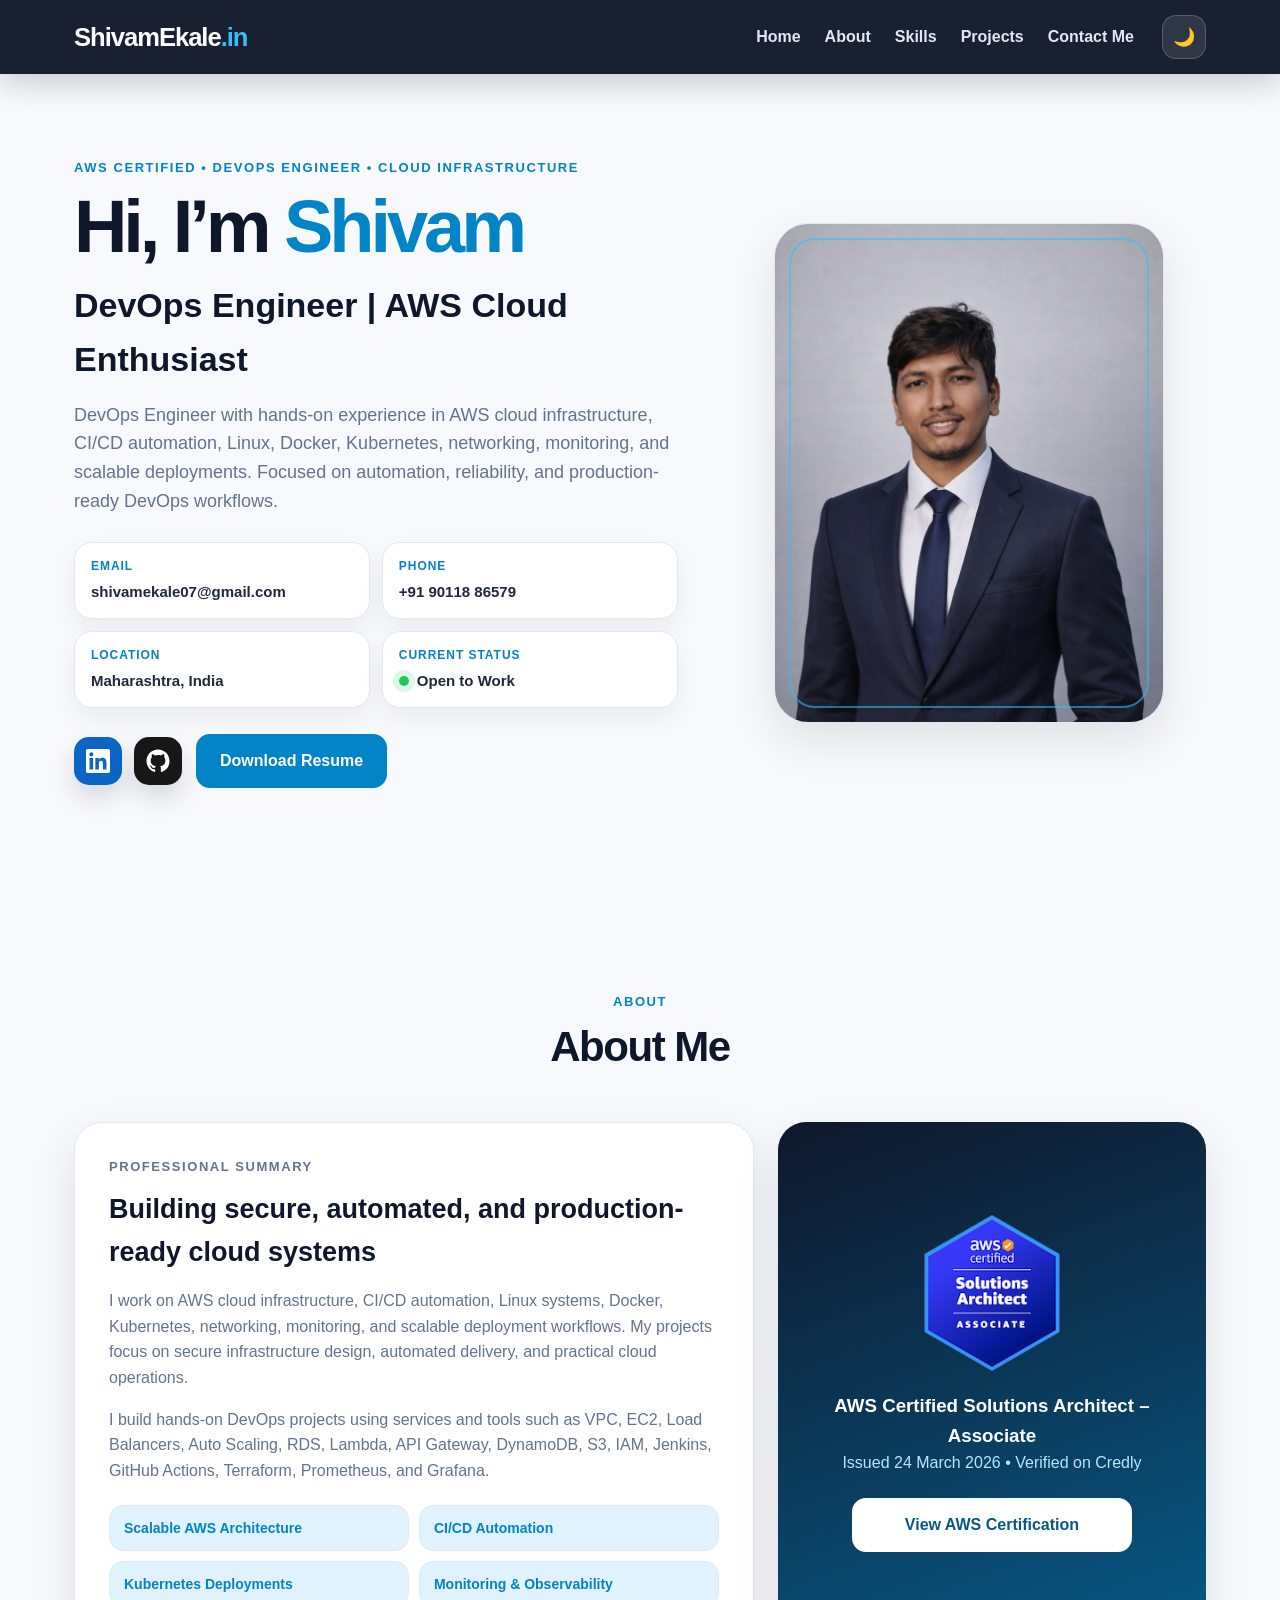
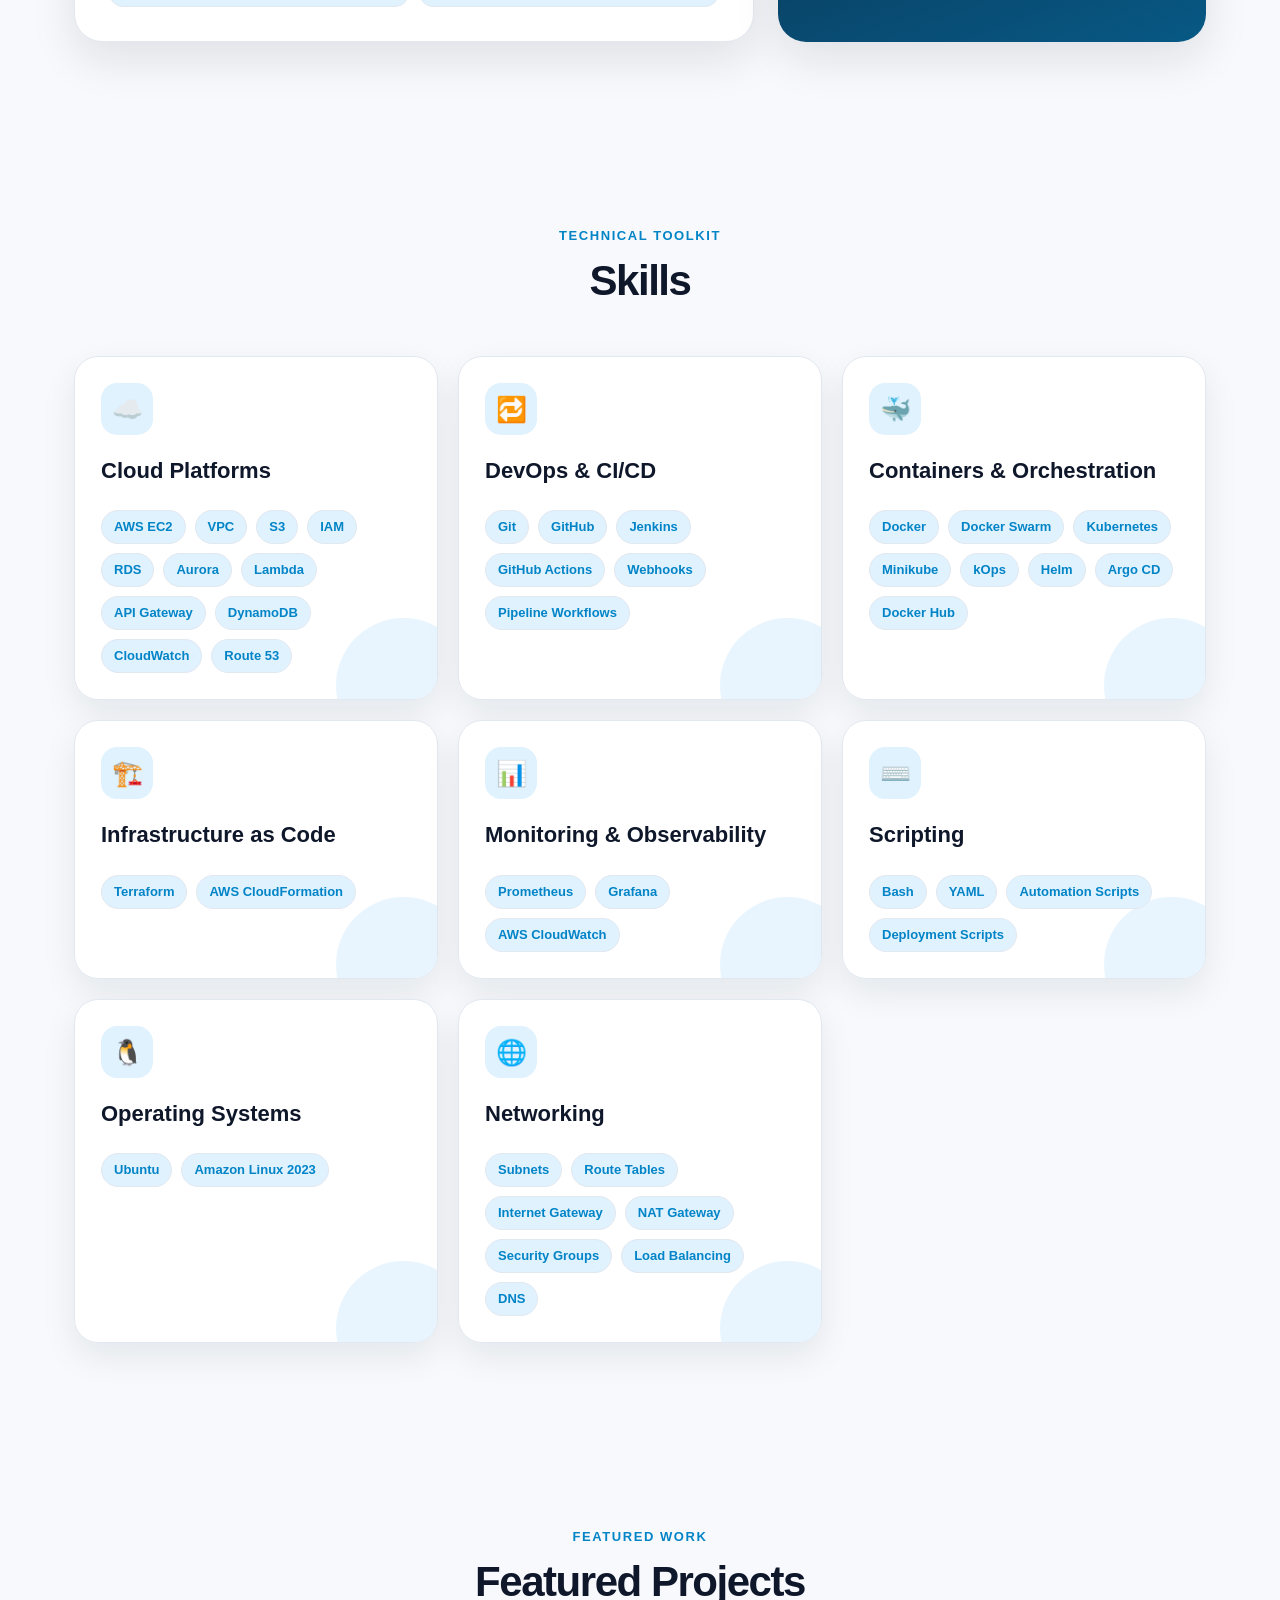
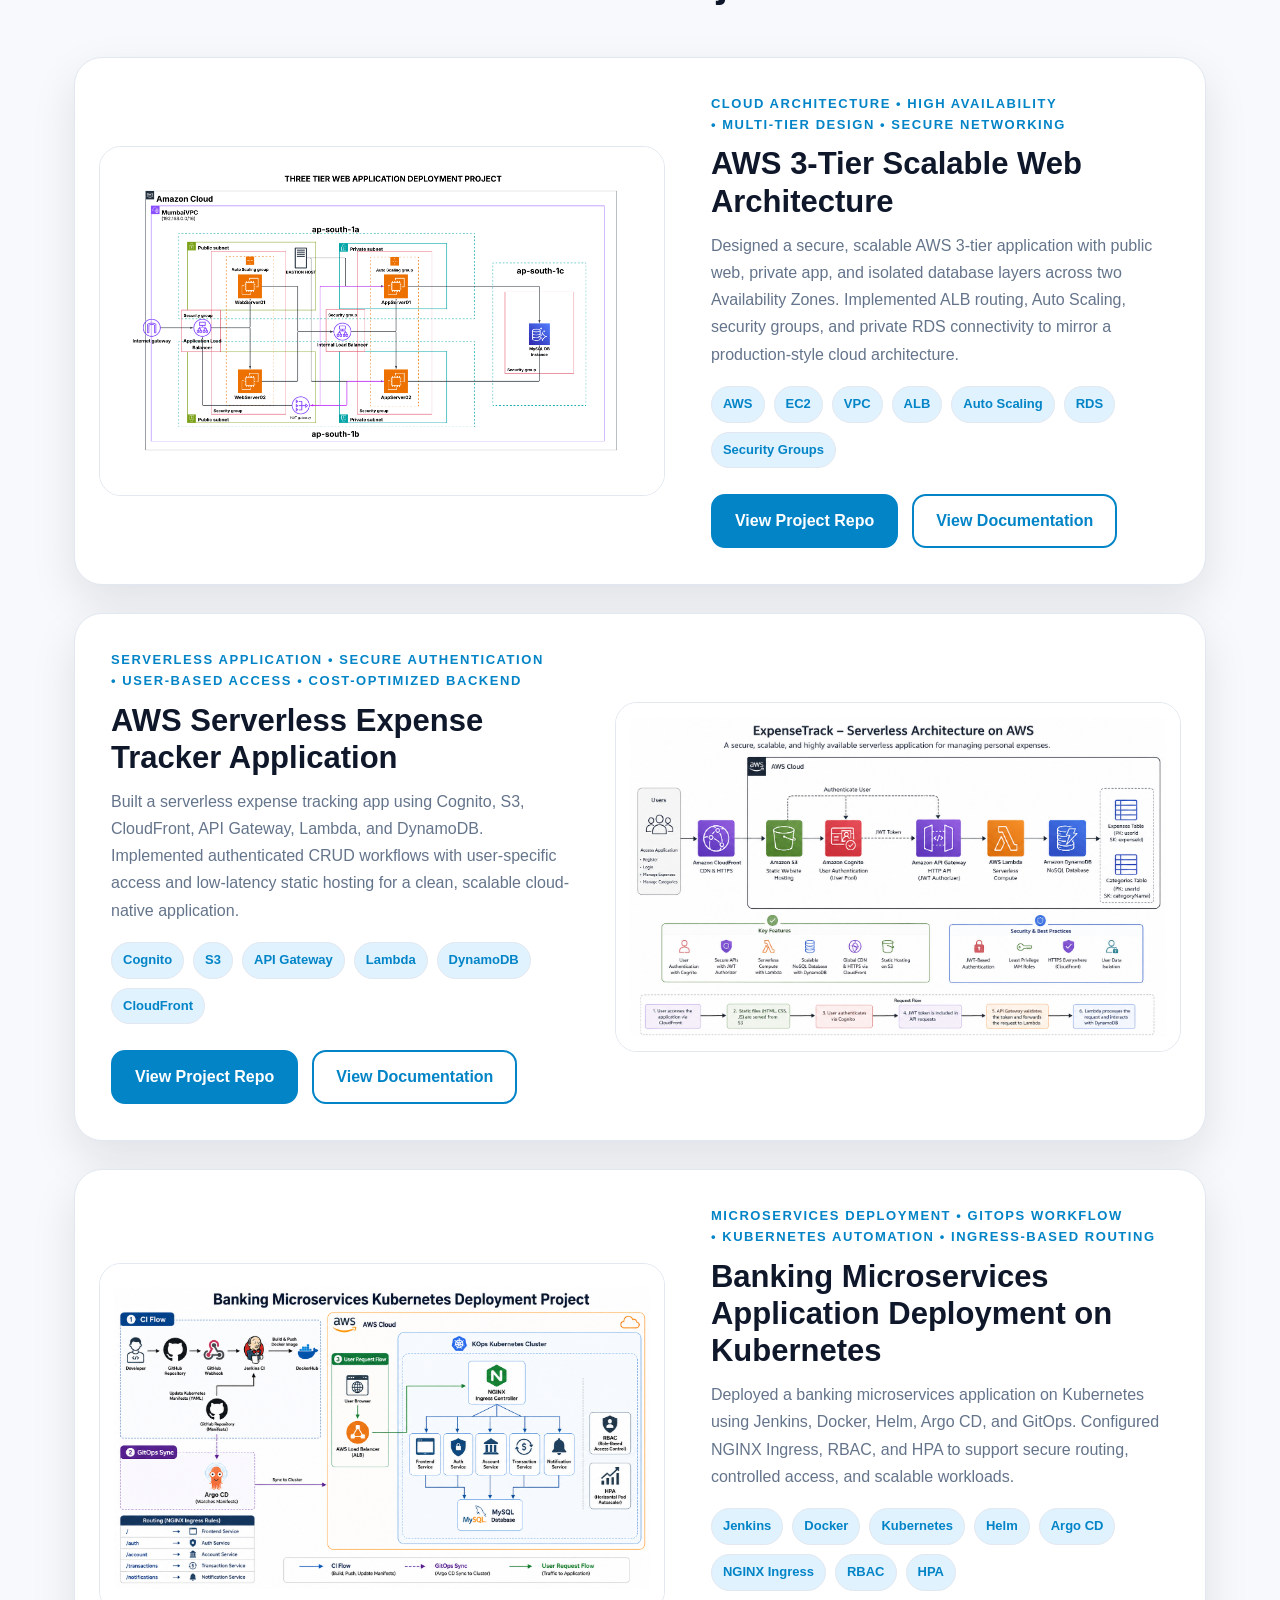
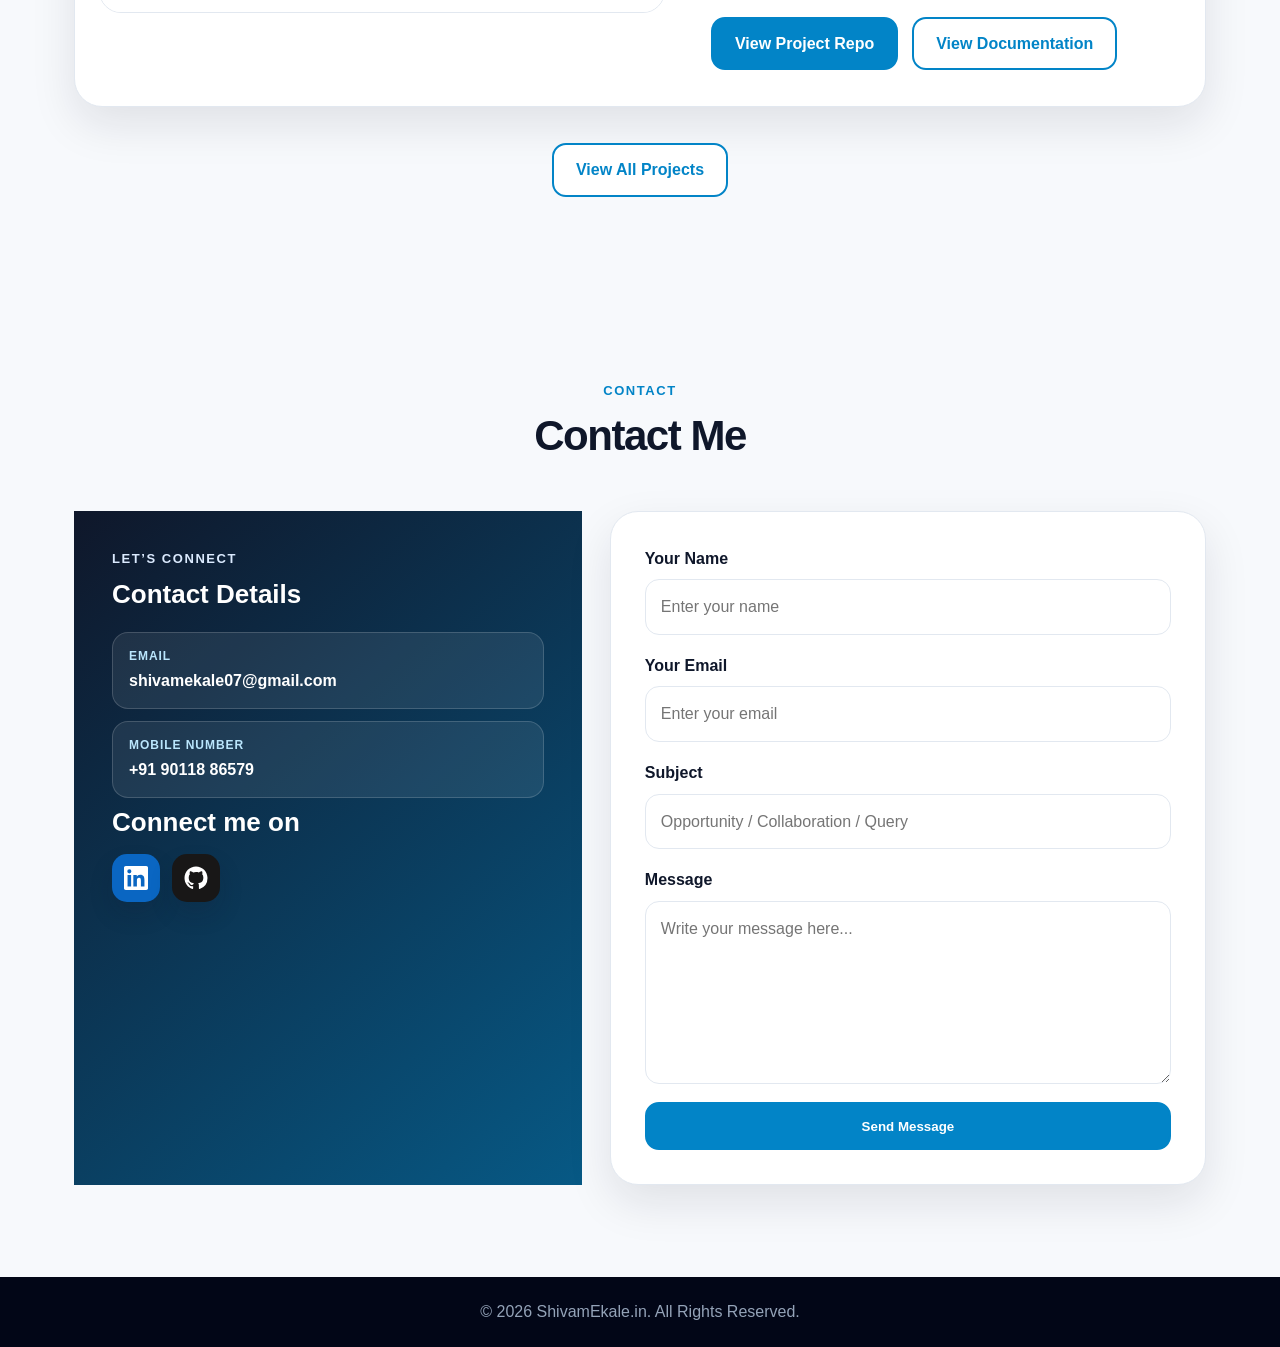
<file: index.html>
<!DOCTYPE html>
<html lang="en" data-theme="light">
<head>
  <meta charset="UTF-8" />
  <meta name="viewport" content="width=device-width, initial-scale=1.0" />
  <meta name="description" content="Shivam Ekale - DevOps Engineer and AWS Cloud Enthusiast portfolio website." />
  <title>ShivamEkale.in</title>
  <link rel="stylesheet" href="style.css" />
</head>
<body>
  <header class="site-header">
    <nav class="navbar" aria-label="Main navigation">
      <a href="index.html#home" class="brand">ShivamEkale<span>.in</span></a>

      <ul class="nav-links" id="navLinks">
        <li><a href="index.html#home">Home</a></li>
        <li><a href="index.html#about">About</a></li>
        <li><a href="index.html#skills">Skills</a></li>
        <li><a href="index.html#projects">Projects</a></li>
        <li><a href="index.html#contact">Contact Me</a></li>
      </ul>

      <div class="nav-controls">
        <button class="theme-toggle" id="themeToggle" type="button" aria-label="Switch theme"><span>🌙</span></button>
        <button class="menu-toggle" id="menuToggle" type="button" aria-label="Open menu">☰</button>
      </div>
    </nav>
  </header>

  <main>
    <section class="hero" id="home">
      <div class="hero-content">
        <p class="eyebrow">AWS Certified • DevOps Engineer • Cloud Infrastructure</p>
        <h1>Hi, I’m <span>Shivam</span></h1>
        <h2>DevOps Engineer | AWS Cloud Enthusiast</h2>
        <p class="hero-summary">
          DevOps Engineer with hands-on experience in AWS cloud infrastructure, CI/CD automation, Linux, Docker, Kubernetes, networking, monitoring, and scalable deployments. Focused on automation, reliability, and production-ready DevOps workflows.
        </p>

        <div class="hero-details" aria-label="Quick contact details">
          <a class="detail-card" href="mailto:shivamekale07@gmail.com">
            <span class="detail-label">Email</span>
            <span class="detail-value">shivamekale07@gmail.com</span>
          </a>
          <a class="detail-card" href="tel:+919011886579">
            <span class="detail-label">Phone</span>
            <span class="detail-value">+91 90118 86579</span>
          </a>
          <span class="detail-card">
            <span class="detail-label">Location</span>
            <span class="detail-value">Maharashtra, India</span>
          </span>
          <span class="detail-card status-card">
            <span class="detail-label">Current Status</span>
            <span class="detail-value"><span class="status-dot"></span>Open to Work</span>
          </span>
        </div>

        <div class="hero-cta-row" aria-label="Resume and social profile links">
          <div class="social-links hero-socials" aria-label="Social profile links">
            <a class="social-icon linkedin" href="https://www.linkedin.com/in/shiivam22" target="_blank" rel="noopener" aria-label="LinkedIn profile"><svg viewBox="0 0 24 24" aria-hidden="true" focusable="false"><path fill="currentColor" d="M20.447 20.452h-3.554v-5.569c0-1.328-.027-3.037-1.852-3.037-1.853 0-2.136 1.447-2.136 2.942v5.664H9.351V9h3.414v1.561h.046c.477-.9 1.637-1.85 3.37-1.85 3.602 0 4.267 2.371 4.267 5.455v6.286zM5.337 7.433a2.062 2.062 0 1 1 0-4.124 2.062 2.062 0 0 1 0 4.124zM7.119 20.452H3.554V9h3.565v11.452zM22.225 0H1.771C.792 0 0 .774 0 1.729v20.542C0 23.226.792 24 1.771 24h20.451C23.2 24 24 23.226 24 22.271V1.729C24 .774 23.2 0 22.222 0h.003z"/></svg></a>
            <a class="social-icon github" href="https://github.com/Its-Shiivam22" target="_blank" rel="noopener" aria-label="GitHub profile"><svg viewBox="0 0 24 24" aria-hidden="true" focusable="false"><path fill="currentColor" d="M12 .5C5.65.5.5 5.65.5 12c0 5.09 3.29 9.4 7.86 10.93.58.1.79-.25.79-.56v-2.16c-3.2.7-3.87-1.38-3.87-1.38-.52-1.33-1.28-1.68-1.28-1.68-1.05-.72.08-.7.08-.7 1.16.08 1.77 1.19 1.77 1.19 1.03 1.76 2.7 1.25 3.36.96.1-.75.4-1.25.73-1.54-2.55-.29-5.23-1.28-5.23-5.68 0-1.25.45-2.28 1.19-3.08-.12-.29-.52-1.46.11-3.04 0 0 .97-.31 3.17 1.18A10.9 10.9 0 0 1 12 6.05c.98 0 1.96.13 2.88.39 2.2-1.49 3.17-1.18 3.17-1.18.63 1.58.23 2.75.11 3.04.74.8 1.19 1.83 1.19 3.08 0 4.41-2.69 5.38-5.25 5.67.41.35.78 1.05.78 2.12v3.2c0 .31.21.67.8.56A11.52 11.52 0 0 0 23.5 12C23.5 5.65 18.35.5 12 .5Z"/></svg></a>
          </div>
          <a class="btn primary resume-btn" href="assets/RESUME.pdf" download>Download Resume</a>
        </div>
      </div>

      <div class="hero-visual">
        <div class="photo-card">
          <img src="assets/profile-portrait.jpg" alt="Shivam professional profile photo" />
        </div>
      </div>
    </section>

    <section class="section about" id="about">
      <div class="section-heading">
        <p>About</p>
        <h2>About Me</h2>
      </div>

      <div class="about-grid">
        <div class="about-text card">
          <p class="eyebrow">Professional Summary</p>
          <h3>Building secure, automated, and production-ready cloud systems</h3>
          <p>
            I work on AWS cloud infrastructure, CI/CD automation, Linux systems, Docker, Kubernetes, networking, monitoring, and scalable deployment workflows. My projects focus on secure infrastructure design, automated delivery, and practical cloud operations.
          </p>
          <p>
            I build hands-on DevOps projects using services and tools such as VPC, EC2, Load Balancers, Auto Scaling, RDS, Lambda, API Gateway, DynamoDB, S3, IAM, Jenkins, GitHub Actions, Terraform, Prometheus, and Grafana.
          </p>
          <div class="about-highlight-grid" aria-label="Professional focus areas">
            <span>Scalable AWS Architecture</span>
            <span>CI/CD Automation</span>
            <span>Kubernetes Deployments</span>
            <span>Monitoring & Observability</span>
          </div>
        </div>

        <aside class="cert-card" aria-label="AWS certification">
          <img src="assets/aws-certified-solutions-architect-associate.png" alt="AWS Certified Solutions Architect Associate badge" />
          <div>
            <h3>AWS Certified Solutions Architect – Associate</h3>
            <p>Issued 24 March 2026 • Verified on Credly</p>
          </div>
          <a class="btn cert-btn" href="https://www.credly.com/badges/9bf512e8-f7bb-4f2e-af60-298a7f478cae/public_url" target="_blank" rel="noopener">View AWS Certification</a>
        </aside>
      </div>
    </section>

    <section class="section skills" id="skills">
      <div class="section-heading">
        <p>Technical Toolkit</p>
        <h2>Skills</h2>
      </div>

      <div class="skills-grid resume-skills compact-skill-grid">
        <article class="skill-card skill-box">
          <div class="skill-icon">☁️</div>
          <h3>Cloud Platforms</h3>
          <div class="skill-chip-list">
            <span class="skill-chip">AWS EC2</span>
            <span class="skill-chip">VPC</span>
            <span class="skill-chip">S3</span>
            <span class="skill-chip">IAM</span>
            <span class="skill-chip">RDS</span>
            <span class="skill-chip">Aurora</span>
            <span class="skill-chip">Lambda</span>
            <span class="skill-chip">API Gateway</span>
            <span class="skill-chip">DynamoDB</span>
            <span class="skill-chip">CloudWatch</span>
            <span class="skill-chip">Route 53</span>
          </div>
        </article>

        <article class="skill-card skill-box">
          <div class="skill-icon">🔁</div>
          <h3>DevOps & CI/CD</h3>
          <div class="skill-chip-list">
            <span class="skill-chip">Git</span>
            <span class="skill-chip">GitHub</span>
            <span class="skill-chip">Jenkins</span>
            <span class="skill-chip">GitHub Actions</span>
            <span class="skill-chip">Webhooks</span>
            <span class="skill-chip">Pipeline Workflows</span>
          </div>
        </article>

        <article class="skill-card skill-box">
          <div class="skill-icon">🐳</div>
          <h3>Containers & Orchestration</h3>
          <div class="skill-chip-list">
            <span class="skill-chip">Docker</span>
            <span class="skill-chip">Docker Swarm</span>
            <span class="skill-chip">Kubernetes</span>
            <span class="skill-chip">Minikube</span>
            <span class="skill-chip">kOps</span>
            <span class="skill-chip">Helm</span>
            <span class="skill-chip">Argo CD</span>
            <span class="skill-chip">Docker Hub</span>
          </div>
        </article>

        <article class="skill-card skill-box">
          <div class="skill-icon">🏗️</div>
          <h3>Infrastructure as Code</h3>
          <div class="skill-chip-list">
            <span class="skill-chip">Terraform</span>
            <span class="skill-chip">AWS CloudFormation</span>
          </div>
        </article>

        <article class="skill-card skill-box">
          <div class="skill-icon">📊</div>
          <h3>Monitoring & Observability</h3>
          <div class="skill-chip-list">
            <span class="skill-chip">Prometheus</span>
            <span class="skill-chip">Grafana</span>
            <span class="skill-chip">AWS CloudWatch</span>
          </div>
        </article>

        <article class="skill-card skill-box">
          <div class="skill-icon">⌨️</div>
          <h3>Scripting</h3>
          <div class="skill-chip-list">
            <span class="skill-chip">Bash</span>
            <span class="skill-chip">YAML</span>
            <span class="skill-chip">Automation Scripts</span>
            <span class="skill-chip">Deployment Scripts</span>
          </div>
        </article>

        <article class="skill-card skill-box">
          <div class="skill-icon">🐧</div>
          <h3>Operating Systems</h3>
          <div class="skill-chip-list">
            <span class="skill-chip">Ubuntu</span>
            <span class="skill-chip">Amazon Linux 2023</span>
          </div>
        </article>

        <article class="skill-card skill-box">
          <div class="skill-icon">🌐</div>
          <h3>Networking</h3>
          <div class="skill-chip-list">
            <span class="skill-chip">Subnets</span>
            <span class="skill-chip">Route Tables</span>
            <span class="skill-chip">Internet Gateway</span>
            <span class="skill-chip">NAT Gateway</span>
            <span class="skill-chip">Security Groups</span>
            <span class="skill-chip">Load Balancing</span>
            <span class="skill-chip">DNS</span>
          </div>
        </article>
      </div>
    </section>

    <section class="section projects" id="projects">
      <div class="section-heading">
        <p>Featured Work</p>
        <h2>Featured Projects</h2>
      </div>

      <article class="project-showcase card">
        <div class="project-slider" data-slider>
          <img src="assets/projects/aws-three-tier-architecture.png" alt="AWS 3-Tier Scalable Web Architecture architecture diagram" class="active" />
        </div>
        <div class="project-info">
          <p class="project-date">Cloud Architecture • High Availability <br>• Multi-Tier Design • Secure Networking </p>
          <h3>AWS 3-Tier Scalable Web Architecture</h3>
          <p>Designed a secure, scalable AWS 3-tier application with public web, private app, and isolated database layers across two Availability Zones. Implemented ALB routing, Auto Scaling, security groups, and private RDS connectivity to mirror a production-style cloud architecture.</p>
          <div class="project-tags"><span>AWS</span><span>EC2</span><span>VPC</span><span>ALB</span><span>Auto Scaling</span><span>RDS</span><span>Security Groups</span></div>
          <div class="hero-cta-row">
            <a class="btn primary" href="https://github.com/Its-Shiivam22/AWS-Three-Tier-Application-Deployment-Project" target="_blank" rel="noopener">View Project Repo</a>
            <a class="btn secondary" href="https://github.com/Its-Shiivam22/AWS-Three-Tier-Application-Deployment-Project/blob/main/README.md" target="_blank" rel="noopener">View Documentation</a>
          </div>
        </div>
      </article>

      <article class="project-showcase card reverse">
        <div class="project-slider" data-slider>
          <img src="assets/projects/serverless-expense-tracker-architecture.png" alt="AWS Serverless Expense Tracker Application architecture diagram" class="active" />
        </div>
        <div class="project-info">
          <p class="project-date">Serverless Application • Secure Authentication <br>• User-Based Access • Cost-Optimized Backend</p>
          <h3>AWS Serverless Expense Tracker Application</h3>
          <p>Built a serverless expense tracking app using Cognito, S3, CloudFront, API Gateway, Lambda, and DynamoDB. Implemented authenticated CRUD workflows with user-specific access and low-latency static hosting for a clean, scalable cloud-native application.</p>
          <div class="project-tags"><span>Cognito</span><span>S3</span><span>API Gateway</span><span>Lambda</span><span>DynamoDB</span><span>CloudFront</span></div>
          <div class="hero-cta-row">
            <a class="btn primary" href="https://github.com/Its-Shiivam22/AWS-Serverless-Expense-Tracker-Application" target="_blank" rel="noopener">View Project Repo</a>
            <a class="btn secondary" href="https://github.com/Its-Shiivam22/AWS-Serverless-Expense-Tracker-Application/blob/main/README.md" target="_blank" rel="noopener">View Documentation</a>
          </div>
        </div>
      </article>

      <article class="project-showcase card">
        <div class="project-slider" data-slider>
          <img src="assets/projects/banking-microservices-kubernetes.png" alt="Banking Microservices Application Deployment on Kubernetes architecture diagram" class="active" />
        </div>
        <div class="project-info">
          <p class="project-date">Microservices Deployment • GitOps Workflow <br>• Kubernetes Automation • Ingress-Based Routing</p>
          <h3>Banking Microservices Application Deployment on Kubernetes</h3>
          <p>Deployed a banking microservices application on Kubernetes using Jenkins, Docker, Helm, Argo CD, and GitOps. Configured NGINX Ingress, RBAC, and HPA to support secure routing, controlled access, and scalable workloads.</p>
          <div class="project-tags"><span>Jenkins</span><span>Docker</span><span>Kubernetes</span><span>Helm</span><span>Argo CD</span><span>NGINX Ingress</span><span>RBAC</span><span>HPA</span></div>
          <div class="hero-cta-row">
            <a class="btn primary" href="https://github.com/Its-Shiivam22/Banking-Microservices-App-Kubernetes-Deployment-Project" target="_blank" rel="noopener">View Project Repo</a>
            <a class="btn secondary" href="https://github.com/Its-Shiivam22/Banking-Microservices-App-Kubernetes-Deployment-Project/blob/main/README.md" target="_blank" rel="noopener">View Documentation</a>
          </div>
        </div>
      </article>

      <div class="view-all-wrap">
        <a class="btn secondary" href="projects.html">View All Projects</a>
      </div>
    </section>

    <section class="section contact" id="contact">
      <div class="section-heading">
        <p>Contact</p>
        <h2>Contact Me</h2>
      </div>

      <div class="contact-layout">
        <div class="contact-card contact-info-card">
          <p class="eyebrow">Let’s Connect</p>
          <h3>Contact Details</h3>

          <div class="contact-detail-list">
            <a class="contact-detail-item" href="mailto:shivamekale07@gmail.com"><span>Email</span><strong>shivamekale07@gmail.com</strong></a>
            <a class="contact-detail-item" href="tel:+919011886579"><span>Mobile Number</span><strong>+91 90118 86579</strong></a>
          </div>

          <h3 class="connect-heading">Connect me on</h3>
          <div class="social-links contact-socials" aria-label="Social links">
            <a class="social-icon linkedin" href="https://www.linkedin.com/in/shiivam22" target="_blank" rel="noopener" aria-label="LinkedIn profile"><svg viewBox="0 0 24 24" aria-hidden="true" focusable="false"><path fill="currentColor" d="M20.447 20.452h-3.554v-5.569c0-1.328-.027-3.037-1.852-3.037-1.853 0-2.136 1.447-2.136 2.942v5.664H9.351V9h3.414v1.561h.046c.477-.9 1.637-1.85 3.37-1.85 3.602 0 4.267 2.371 4.267 5.455v6.286zM5.337 7.433a2.062 2.062 0 1 1 0-4.124 2.062 2.062 0 0 1 0 4.124zM7.119 20.452H3.554V9h3.565v11.452zM22.225 0H1.771C.792 0 0 .774 0 1.729v20.542C0 23.226.792 24 1.771 24h20.451C23.2 24 24 23.226 24 22.271V1.729C24 .774 23.2 0 22.222 0h.003z"/></svg></a>
            <a class="social-icon github" href="https://github.com/Its-Shiivam22" target="_blank" rel="noopener" aria-label="GitHub profile"><svg viewBox="0 0 24 24" aria-hidden="true" focusable="false"><path fill="currentColor" d="M12 .5C5.65.5.5 5.65.5 12c0 5.09 3.29 9.4 7.86 10.93.58.1.79-.25.79-.56v-2.16c-3.2.7-3.87-1.38-3.87-1.38-.52-1.33-1.28-1.68-1.28-1.68-1.05-.72.08-.7.08-.7 1.16.08 1.77 1.19 1.77 1.19 1.03 1.76 2.7 1.25 3.36.96.1-.75.4-1.25.73-1.54-2.55-.29-5.23-1.28-5.23-5.68 0-1.25.45-2.28 1.19-3.08-.12-.29-.52-1.46.11-3.04 0 0 .97-.31 3.17 1.18A10.9 10.9 0 0 1 12 6.05c.98 0 1.96.13 2.88.39 2.2-1.49 3.17-1.18 3.17-1.18.63 1.58.23 2.75.11 3.04.74.8 1.19 1.83 1.19 3.08 0 4.41-2.69 5.38-5.25 5.67.41.35.78 1.05.78 2.12v3.2c0 .31.21.67.8.56A11.52 11.52 0 0 0 23.5 12C23.5 5.65 18.35.5 12 .5Z"/></svg></a>
          </div>
        </div>

        <form class="contact-form card" id="contactForm" action="https://formsubmit.co/shivamekale07@gmail.com" method="POST">
          <input type="hidden" name="_subject" value="New Portfolio Contact Form Message" />
          <input type="hidden" name="_captcha" value="false" />
          <input type="hidden" name="_template" value="table" />
          <input type="hidden" name="_next" value="https://shivamekale.in/thank-you.html" />
          <input type="text" name="_honey" style="display:none" tabindex="-1" autocomplete="off" />

          <div class="form-row">
            <label for="name">Your Name</label>
            <input type="text" id="name" name="name" placeholder="Enter your name" required />
          </div>
          <div class="form-row">
            <label for="email">Your Email</label>
            <input type="email" id="email" name="email" placeholder="Enter your email" required />
          </div>
          <div class="form-row">
            <label for="subject">Subject</label>
            <input type="text" id="subject" name="subject" placeholder="Opportunity / Collaboration / Query" required />
          </div>
          <div class="form-row">
            <label for="message">Message</label>
            <textarea id="message" name="message" rows="6" placeholder="Write your message here..." required></textarea>
          </div>
          <button class="btn primary" type="submit">Send Message</button>
        </form>
      </div>
    </section>
  </main>

  <footer>© 2026 ShivamEkale.in. All Rights Reserved.</footer>
  <script src="script.js"></script>
</body>
</html>
</file>
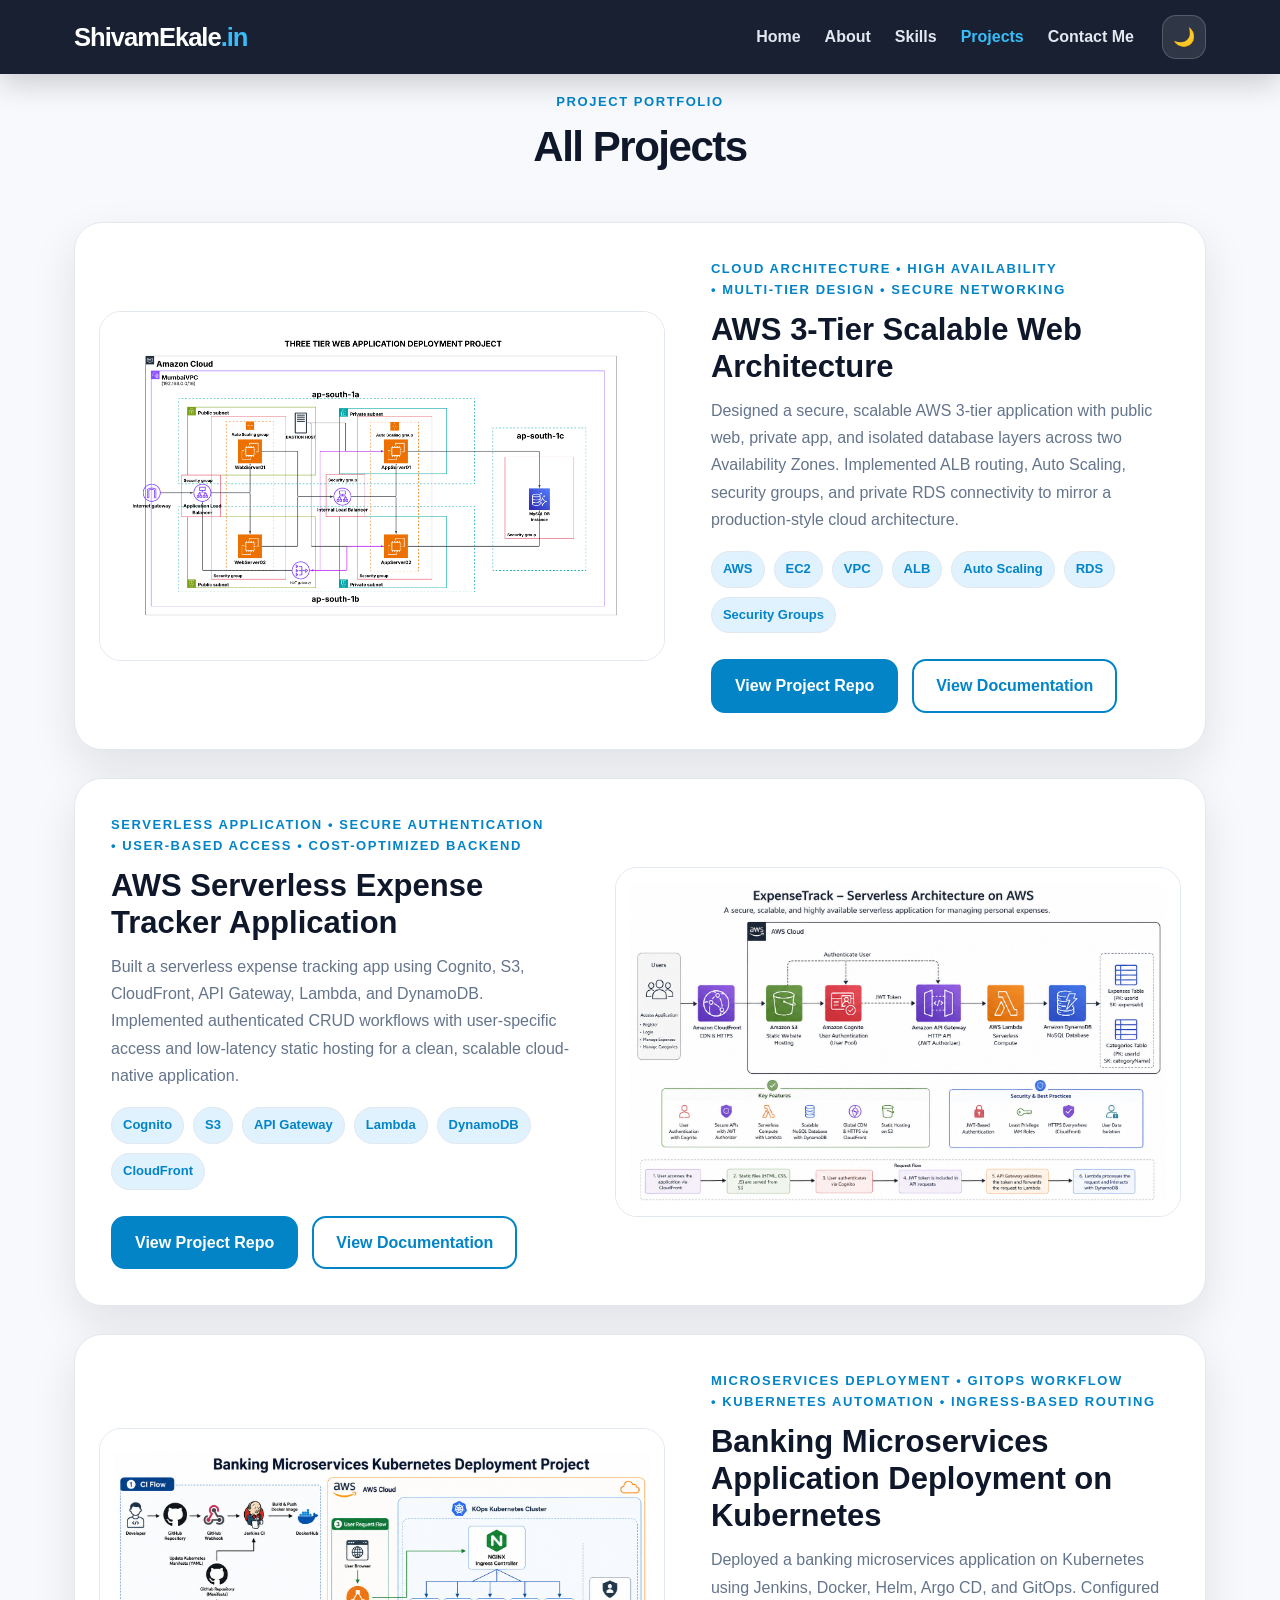
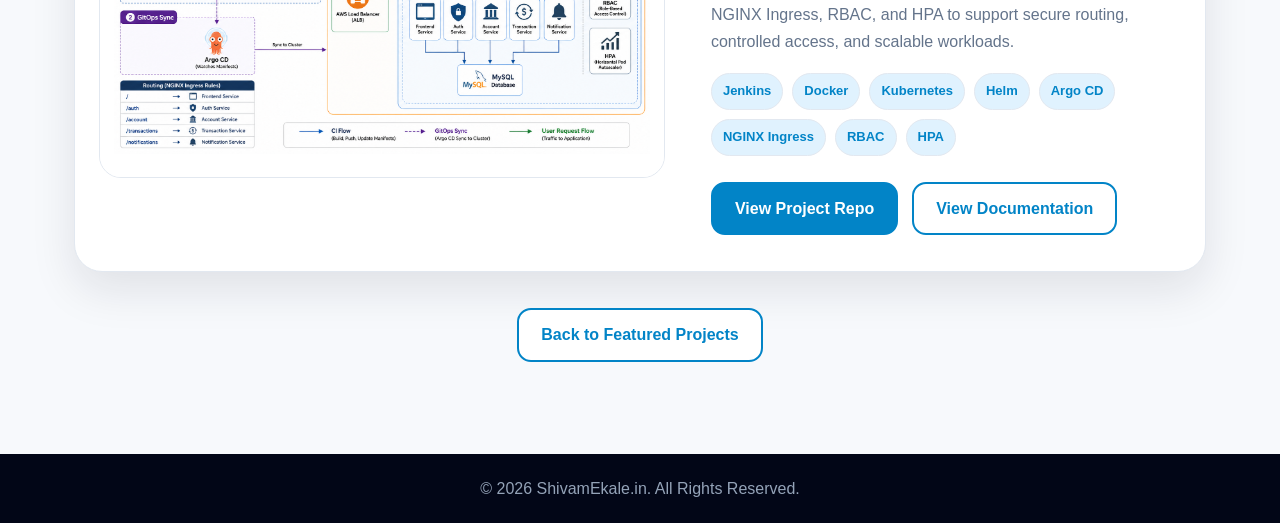
<file: projects.html>
<!DOCTYPE html>
<html lang="en" data-theme="light">
<head>
  <meta charset="UTF-8" />
  <meta name="viewport" content="width=device-width, initial-scale=1.0" />
  <meta name="description" content="AWS, DevOps, Serverless, Kubernetes, and cloud deployment projects by Shivam Ekale." />
  <title>Projects | ShivamEkale.in</title>
  <link rel="stylesheet" href="style.css" />
</head>
<body>
  <header class="site-header">
    <nav class="navbar" aria-label="Main navigation">
      <a href="index.html#home" class="brand">ShivamEkale<span>.in</span></a>

      <ul class="nav-links" id="navLinks">
        <li><a href="index.html#home">Home</a></li>
        <li><a href="index.html#about">About</a></li>
        <li><a href="index.html#skills">Skills</a></li>
        <li><a class="active-link" href="projects.html">Projects</a></li>
        <li><a href="index.html#contact">Contact Me</a></li>
      </ul>

      <div class="nav-controls">
        <button class="theme-toggle" id="themeToggle" type="button" aria-label="Switch theme"><span>🌙</span></button>
        <button class="menu-toggle" id="menuToggle" type="button" aria-label="Open menu">☰</button>
      </div>
    </nav>
  </header>

  <main>
    <section class="section projects" id="projects">
      <div class="section-heading">
        <p>Project Portfolio</p>
        <h2>All Projects</h2>
      </div>

      <article class="project-showcase card">
        <div class="project-slider" data-slider>
          <img src="assets/projects/aws-three-tier-architecture.png" alt="AWS 3-Tier Scalable Web Architecture architecture diagram" class="active" />
        </div>
        <div class="project-info">
          <p class="project-date">Cloud Architecture • High Availability <br>• Multi-Tier Design • Secure Networking </p>
          <h3>AWS 3-Tier Scalable Web Architecture</h3>
          <p>Designed a secure, scalable AWS 3-tier application with public web, private app, and isolated database layers across two Availability Zones. Implemented ALB routing, Auto Scaling, security groups, and private RDS connectivity to mirror a production-style cloud architecture.</p>
          <div class="project-tags"><span>AWS</span><span>EC2</span><span>VPC</span><span>ALB</span><span>Auto Scaling</span><span>RDS</span><span>Security Groups</span></div>
          <div class="hero-cta-row">
            <a class="btn primary" href="https://github.com/Its-Shiivam22/AWS-Three-Tier-Application-Deployment-Project" target="_blank" rel="noopener">View Project Repo</a>
            <a class="btn secondary" href="https://github.com/Its-Shiivam22/AWS-Three-Tier-Application-Deployment-Project/blob/main/README.md" target="_blank" rel="noopener">View Documentation</a>
          </div>
        </div>
      </article>

      <article class="project-showcase card reverse">
        <div class="project-slider" data-slider>
          <img src="assets/projects/serverless-expense-tracker-architecture.png" alt="AWS Serverless Expense Tracker Application architecture diagram" class="active" />
        </div>
        <div class="project-info">
          <p class="project-date">Serverless Application • Secure Authentication <br>• User-Based Access • Cost-Optimized Backend</p>
          <h3>AWS Serverless Expense Tracker Application</h3>
          <p>Built a serverless expense tracking app using Cognito, S3, CloudFront, API Gateway, Lambda, and DynamoDB. Implemented authenticated CRUD workflows with user-specific access and low-latency static hosting for a clean, scalable cloud-native application.</p>
          <div class="project-tags"><span>Cognito</span><span>S3</span><span>API Gateway</span><span>Lambda</span><span>DynamoDB</span><span>CloudFront</span></div>
          <div class="hero-cta-row">
            <a class="btn primary" href="https://github.com/Its-Shiivam22/AWS-Serverless-Expense-Tracker-Application" target="_blank" rel="noopener">View Project Repo</a>
            <a class="btn secondary" href="https://github.com/Its-Shiivam22/AWS-Serverless-Expense-Tracker-Application/blob/main/README.md" target="_blank" rel="noopener">View Documentation</a>
          </div>
        </div>
      </article>

      <article class="project-showcase card">
        <div class="project-slider" data-slider>
          <img src="assets/projects/banking-microservices-kubernetes.png" alt="Banking Microservices Application Deployment on Kubernetes architecture diagram" class="active" />
        </div>
        <div class="project-info">
          <p class="project-date">Microservices Deployment • GitOps Workflow <br>• Kubernetes Automation • Ingress-Based Routing</p>
          <h3>Banking Microservices Application Deployment on Kubernetes</h3>
          <p>Deployed a banking microservices application on Kubernetes using Jenkins, Docker, Helm, Argo CD, and GitOps. Configured NGINX Ingress, RBAC, and HPA to support secure routing, controlled access, and scalable workloads.</p>
          <div class="project-tags"><span>Jenkins</span><span>Docker</span><span>Kubernetes</span><span>Helm</span><span>Argo CD</span><span>NGINX Ingress</span><span>RBAC</span><span>HPA</span></div>
          <div class="hero-cta-row">
            <a class="btn primary" href="https://github.com/Its-Shiivam22/Banking-Microservices-App-Kubernetes-Deployment-Project" target="_blank" rel="noopener">View Project Repo</a>
            <a class="btn secondary" href="https://github.com/Its-Shiivam22/Banking-Microservices-App-Kubernetes-Deployment-Project/blob/main/README.md" target="_blank" rel="noopener">View Documentation</a>
          </div>
        </div>
      </article>

      <div class="view-all-wrap">
        <a class="btn secondary" href="index.html#projects">Back to Featured Projects</a>
      </div>
    </section>
  </main>

  <footer>© 2026 ShivamEkale.in. All Rights Reserved.</footer>
  <script src="script.js"></script>
</body>
</html>
</file>
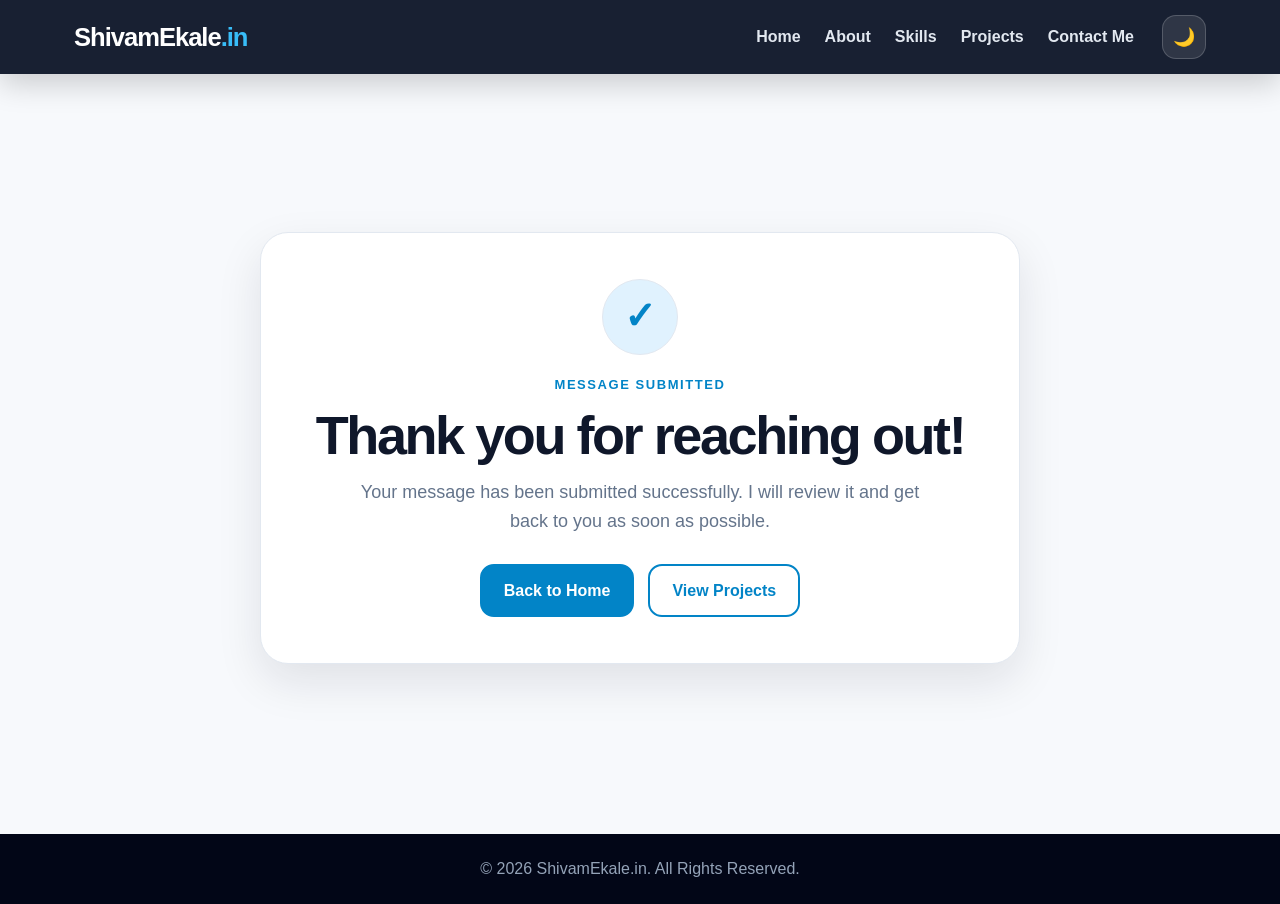
<file: thank-you.html>
<!DOCTYPE html>
<html lang="en" data-theme="light">
<head>
  <meta charset="UTF-8" />
  <meta name="viewport" content="width=device-width, initial-scale=1.0" />
  <meta name="description" content="Thank you for contacting Shivam Ekale through ShivamEkale.in." />
  <title>Thank You | ShivamEkale.in</title>
  <link rel="stylesheet" href="style.css" />
</head>
<body>
  <header class="site-header">
    <nav class="navbar" aria-label="Main navigation">
      <a href="index.html#home" class="brand">ShivamEkale<span>.in</span></a>
      <ul class="nav-links" id="navLinks">
        <li><a href="index.html#home">Home</a></li>
        <li><a href="index.html#about">About</a></li>
        <li><a href="index.html#skills">Skills</a></li>
        <li><a href="projects.html">Projects</a></li>
        <li><a href="index.html#contact">Contact Me</a></li>
      </ul>
      <div class="nav-controls">
        <button class="theme-toggle" id="themeToggle" type="button" aria-label="Switch theme"><span>🌙</span></button>
        <button class="menu-toggle" id="menuToggle" type="button" aria-label="Open menu">☰</button>
      </div>
    </nav>
  </header>

  <main>
    <section class="thank-you-section" aria-label="Thank you message">
      <div class="thank-you-card card">
        <div class="thank-you-icon" aria-hidden="true">✓</div>
        <p class="eyebrow">Message Submitted</p>
        <h1>Thank you for reaching out!</h1>
        <p>Your message has been submitted successfully. I will review it and get back to you as soon as possible.</p>
        <div class="thank-you-actions">
          <a class="btn primary" href="index.html#home">Back to Home</a>
          <a class="btn secondary" href="projects.html">View Projects</a>
        </div>
      </div>
    </section>
  </main>

  <footer>© 2026 ShivamEkale.in. All Rights Reserved.</footer>
  <script src="script.js"></script>
</body>
</html>
</file>
<file: style.css>
:root {
  --bg: #f7f9fc;
  --surface: #ffffff;
  --card: #ffffff;
  --text: #1f2937;
  --muted: #64748b;
  --dark: #0f172a;
  --blue: #0284c7;
  --blue-dark: #0369a1;
  --cyan: #38bdf8;
  --soft: #e0f2fe;
  --line: #e2e8f0;
  --shadow: 0 18px 45px rgba(15, 23, 42, 0.10);
  --header: rgba(15, 23, 42, 0.96);
}

[data-theme="dark"] {
  --bg: #020617;
  --surface: #0f172a;
  --card: #111827;
  --text: #e5e7eb;
  --muted: #cbd5e1;
  --dark: #f8fafc;
  --blue: #38bdf8;
  --blue-dark: #7dd3fc;
  --cyan: #7dd3fc;
  --soft: #12263a;
  --line: #243244;
  --shadow: 0 18px 45px rgba(0, 0, 0, 0.35);
  --header: rgba(2, 6, 23, 0.96);
}

* {
  box-sizing: border-box;
  margin: 0;
  padding: 0;
}

html {
  scroll-behavior: smooth;
}

body {
  font-family: "Segoe UI", Arial, sans-serif;
  background: var(--bg);
  color: var(--text);
  line-height: 1.6;
  transition: background 0.25s ease, color 0.25s ease;
}

a {
  color: inherit;
  text-decoration: none;
}

img, svg {
  max-width: 100%;
}

.site-header {
  position: fixed;
  inset: 0 0 auto 0;
  z-index: 1000;
  background: var(--header);
  backdrop-filter: blur(14px);
  box-shadow: 0 10px 30px rgba(0, 0, 0, 0.18);
}

.navbar {
  max-width: 1180px;
  margin: 0 auto;
  min-height: 74px;
  padding: 0 24px;
  display: flex;
  align-items: center;
  gap: 20px;
}

.brand {
  color: #ffffff;
  font-size: clamp(21px, 2vw, 27px);
  font-weight: 900;
  letter-spacing: -0.04em;
  white-space: nowrap;
}

.brand span {
  color: var(--cyan);
}

.nav-links {
  list-style: none;
  display: flex;
  align-items: center;
  gap: 24px;
  margin-left: auto;
}

.nav-links a {
  color: #e2e8f0;
  font-weight: 750;
  transition: color 0.25s ease;
}

.nav-links a:hover,
.nav-links a.active-link {
  color: var(--cyan);
}

.nav-controls {
  display: flex;
  align-items: center;
  gap: 10px;
  margin-left: 8px;
}

.theme-toggle,
.menu-toggle {
  border: 1px solid rgba(255, 255, 255, 0.18);
  background: rgba(255, 255, 255, 0.10);
  color: #ffffff;
  border-radius: 14px;
  width: 44px;
  height: 44px;
  display: inline-grid;
  place-items: center;
  cursor: pointer;
  font-size: 18px;
  transition: transform 0.25s ease, background 0.25s ease;
}

.theme-toggle:hover,
.menu-toggle:hover {
  background: rgba(255, 255, 255, 0.18);
  transform: translateY(-2px);
}

.menu-toggle {
  display: none;
  font-size: 24px;
}

.hero {
  max-width: 1180px;
  margin: 0 auto;
  min-height: 100vh;
  padding: 126px 24px 80px;
  display: grid;
  grid-template-columns: 1.12fr 0.88fr;
  align-items: center;
  gap: 54px;
}

.eyebrow,
.section-heading p,
.project-date {
  color: var(--blue);
  font-size: 13px;
  font-weight: 900;
  letter-spacing: 0.12em;
  text-transform: uppercase;
}

.hero h1 {
  color: var(--dark);
  font-size: clamp(42px, 7vw, 74px);
  line-height: 1.04;
  margin-top: 10px;
  letter-spacing: -0.055em;
}

.hero h1 span {
  color: var(--blue);
}

.hero h2 {
  color: var(--dark);
  font-size: clamp(24px, 3vw, 34px);
  margin: 12px 0 14px;
}

.hero-summary {
  color: var(--muted);
  max-width: 660px;
  font-size: 18px;
}

.hero-details {
  display: grid;
  grid-template-columns: repeat(2, minmax(220px, 1fr));
  gap: 12px;
  margin-top: 26px;
}

.detail-card {
  display: flex;
  flex-direction: column;
  gap: 4px;
  min-height: 76px;
  padding: 14px 16px;
  background: var(--surface);
  border: 1px solid var(--line);
  border-radius: 18px;
  box-shadow: 0 10px 24px rgba(15, 23, 42, 0.06);
  transition: transform 0.25s ease, border-color 0.25s ease;
}

.detail-card:hover {
  transform: translateY(-3px);
  border-color: var(--cyan);
}

.detail-label {
  color: var(--blue);
  font-size: 12px;
  font-weight: 900;
  letter-spacing: 0.08em;
  text-transform: uppercase;
}

.detail-value {
  color: var(--text);
  font-size: 15px;
  font-weight: 800;
  overflow-wrap: anywhere;
}

.status-card .detail-value,
.status-contact strong {
  display: flex;
  align-items: center;
  gap: 8px;
}

.status-dot {
  width: 10px;
  height: 10px;
  border-radius: 999px;
  background: #22c55e;
  display: inline-block;
  box-shadow: 0 0 0 6px rgba(34, 197, 94, 0.14);
  flex: 0 0 auto;
}

.hero-cta-row,
.about-actions,
.contact-actions {
  display: flex;
  align-items: center;
  gap: 14px;
  flex-wrap: wrap;
  margin-top: 26px;
}

.social-links {
  display: flex;
  align-items: center;
  gap: 12px;
}

.social-icon {
  width: 48px;
  height: 48px;
  border-radius: 15px;
  display: grid;
  place-items: center;
  color: #ffffff;
  box-shadow: 0 12px 24px rgba(15, 23, 42, 0.14);
  transition: transform 0.25s ease, filter 0.25s ease;
}

.social-icon svg {
  width: 24px;
  height: 24px;
}

.social-icon.linkedin {
  background: #0a66c2;
}

.social-icon.github {
  background: #181717;
}

[data-theme="dark"] .social-icon.github {
  background: #f8fafc;
  color: #181717;
}

.social-icon:hover {
  transform: translateY(-4px);
  filter: brightness(1.08);
}

.btn {
  display: inline-flex;
  align-items: center;
  justify-content: center;
  min-height: 48px;
  padding: 12px 22px;
  border-radius: 14px;
  font-weight: 900;
  border: 2px solid var(--blue);
  transition: transform 0.25s ease, box-shadow 0.25s ease, background 0.25s ease;
}

.btn.primary {
  background: var(--blue);
  color: #ffffff;
}

.btn.secondary {
  background: var(--surface);
  color: var(--blue);
}

.btn:hover {
  transform: translateY(-3px);
  box-shadow: 0 14px 26px rgba(2, 132, 199, 0.22);
}

.resume-btn {
  min-width: 190px;
}

.hero-visual {
  display: flex;
  justify-content: center;
}

.photo-card {
  width: min(390px, 90vw);
  height: 500px;
  border-radius: 34px;
  overflow: hidden;
  background: var(--soft);
  border: 1px solid var(--line);
  box-shadow: var(--shadow);
  position: relative;
}

.photo-card::before {
  content: "";
  position: absolute;
  inset: 14px;
  border: 2px solid rgba(56, 189, 248, 0.55);
  border-radius: 26px;
  z-index: 2;
  pointer-events: none;
}

.photo-card img {
  width: 100%;
  height: 100%;
  object-fit: cover;
  object-position: center top;
}

.section,
.section-lite {
  max-width: 1180px;
  margin: 0 auto;
  padding: 92px 24px;
}

.section-heading {
  text-align: center;
  margin-bottom: 42px;
}

.section-heading h2 {
  color: var(--dark);
  font-size: clamp(32px, 4vw, 42px);
  letter-spacing: -0.035em;
}

.card {
  background: var(--card);
  border: 1px solid var(--line);
  border-radius: 28px;
  box-shadow: var(--shadow);
}

.about-grid {
  display: grid;
  grid-template-columns: 1.35fr 0.85fr;
  gap: 24px;
  align-items: stretch;
}

.about-text {
  padding: 34px;
}

.about-text h3 {
  color: var(--dark);
  font-size: 27px;
  margin-bottom: 14px;
}

.about-text p {
  color: var(--muted);
  margin-bottom: 16px;
}

.cert-card {
  padding: 30px;
  border-radius: 28px;
  background: linear-gradient(160deg, #0f172a, #075985);
  color: #ffffff;
  display: flex;
  flex-direction: column;
  align-items: center;
  justify-content: center;
  text-align: center;
  gap: 18px;
  box-shadow: var(--shadow);
}

.cert-card img {
  width: 160px;
  height: 160px;
  object-fit: contain;
}

.cert-card p {
  color: #bae6fd;
}

.skills-grid {
  display: grid;
  grid-template-columns: repeat(3, 1fr);
  gap: 20px;
}

.skill-card {
  background: linear-gradient(180deg, var(--card), var(--surface));
  border: 1px solid var(--line);
  border-radius: 24px;
  padding: 26px;
  box-shadow: 0 14px 35px rgba(15, 23, 42, 0.08);
  transition: transform 0.25s ease, border-color 0.25s ease;
  position: relative;
  overflow: hidden;
}

.skill-card::after {
  content: "";
  position: absolute;
  right: -34px;
  bottom: -54px;
  width: 135px;
  height: 135px;
  border-radius: 999px;
  background: var(--soft);
  opacity: 0.72;
}

.skill-card:hover {
  transform: translateY(-8px);
  border-color: var(--cyan);
}

.skill-card span {
  display: grid;
  place-items: center;
  width: 52px;
  height: 52px;
  background: var(--soft);
  border-radius: 16px;
  font-size: 25px;
  margin-bottom: 18px;
}

.skill-card h3 {
  color: var(--dark);
  font-size: 22px;
  margin-bottom: 8px;
}

.skill-card p {
  color: var(--muted);
  position: relative;
  z-index: 1;
}

.project-showcase {
  display: grid;
  grid-template-columns: 1.08fr 0.92fr;
  gap: 34px;
  padding: 24px;
  margin-bottom: 28px;
  align-items: center;
}

.project-showcase.reverse {
  direction: rtl;
}

.project-showcase.reverse > * {
  direction: ltr;
}

.project-slider {
  height: 350px;
  border-radius: 22px;
  overflow: hidden;
  background: var(--soft);
  position: relative;
  border: 1px solid var(--line);
}

.project-slider img {
  position: absolute;
  inset: 0;
  width: 100%;
  height: 100%;
  object-fit: cover;
  opacity: 0;
  transition: opacity 0.8s ease;
}

.project-slider img.active {
  opacity: 1;
}

.project-info {
  padding: 12px;
}

.project-info h3 {
  color: var(--dark);
  font-size: clamp(24px, 3vw, 31px);
  line-height: 1.2;
  margin: 10px 0 12px;
}

.project-info p:not(.project-date),
.project-catalog-body p:not(.project-date) {
  color: var(--muted);
}

.project-tags {
  display: flex;
  flex-wrap: wrap;
  gap: 9px;
  margin: 18px 0 24px;
}

.project-tags span {
  background: var(--soft);
  color: var(--blue);
  border: 1px solid var(--line);
  padding: 7px 11px;
  border-radius: 999px;
  font-size: 13px;
  font-weight: 850;
}

.view-all-wrap {
  text-align: center;
  margin-top: 36px;
}

.contact-layout {
  display: grid;
  grid-template-columns: 0.92fr 1.08fr;
  gap: 28px;
  align-items: stretch;
}

.contact-info-card {
  text-align: left;
  padding: 38px;
  background: linear-gradient(140deg, #0f172a, #075985);
  color: #ffffff;
}

.contact-info-card h3 {
  font-size: 26px;
  line-height: 1.25;
  margin: 8px 0 12px;
}

.contact-info-card p {
  color: #dbeafe;
}

.contact-detail-list {
  display: grid;
  gap: 12px;
  margin-top: 22px;
}

.contact-detail-item {
  display: flex;
  flex-direction: column;
  gap: 2px;
  padding: 14px 16px;
  border: 1px solid rgba(255, 255, 255, 0.16);
  border-radius: 16px;
  background: rgba(255, 255, 255, 0.08);
  color: #ffffff;
  transition: transform 0.25s ease, background 0.25s ease;
}

.contact-detail-item:hover {
  transform: translateY(-2px);
  background: rgba(255, 255, 255, 0.12);
}

.contact-detail-item span {
  color: #bae6fd;
  font-size: 12px;
  text-transform: uppercase;
  letter-spacing: 0.08em;
  font-weight: 900;
}

.contact-detail-item strong {
  color: #ffffff;
  font-size: 16px;
  overflow-wrap: anywhere;
}

.connect-heading {
  margin-top: 24px;
  color: #ffffff;
}

.contact-socials {
  margin-top: 16px;
}

.contact-form {
  padding: 34px;
}

.form-row {
  display: flex;
  flex-direction: column;
  gap: 8px;
  margin-bottom: 18px;
}

.form-row label {
  color: var(--dark);
  font-weight: 850;
}

.form-row input,
.form-row textarea {
  width: 100%;
  border: 1px solid var(--line);
  border-radius: 14px;
  padding: 14px 15px;
  font: inherit;
  background: var(--surface);
  color: var(--text);
  outline: none;
}

.form-row input:focus,
.form-row textarea:focus {
  border-color: var(--blue);
  box-shadow: 0 0 0 4px rgba(56, 189, 248, 0.16);
}

.form-row textarea {
  resize: vertical;
}

.contact-form .btn {
  width: 100%;
}

.form-status {
  min-height: 24px;
  margin-top: 14px;
  color: var(--muted);
  font-weight: 700;
}

.projects-page-hero {
  max-width: 1180px;
  margin: 0 auto;
  padding: 138px 24px 50px;
  text-align: center;
}

.projects-page-hero h1 {
  color: var(--dark);
  font-size: clamp(42px, 6vw, 66px);
  line-height: 1.05;
  letter-spacing: -0.05em;
  margin: 8px 0 14px;
}

.projects-page-hero p:not(.eyebrow) {
  color: var(--muted);
  max-width: 760px;
  margin: 0 auto 24px;
  font-size: 18px;
}

.project-catalog {
  padding-top: 30px;
}

.project-catalog-grid {
  display: flex;
  flex-direction: column;
  gap: 26px;
}

.project-catalog-card {
  overflow: hidden;
  display: grid;
  grid-template-columns: 0.72fr 1.28fr;
  align-items: stretch;
  transition: transform 0.25s ease, border-color 0.25s ease;
}

.project-catalog-card:hover {
  transform: translateY(-5px);
  border-color: var(--cyan);
}

.project-catalog-card:nth-child(even) {
  grid-template-columns: 1.28fr 0.72fr;
}

.project-catalog-card:nth-child(even) img {
  order: 2;
  border-left: 1px solid var(--line);
  border-right: 0;
}

.project-catalog-card img {
  width: 100%;
  height: 100%;
  min-height: 260px;
  object-fit: cover;
  background: var(--soft);
  border-right: 1px solid var(--line);
}

.project-catalog-body {
  padding: 30px;
  display: flex;
  flex-direction: column;
  flex: 1;
}

.project-catalog-body h2 {
  color: var(--dark);
  font-size: 22px;
  line-height: 1.25;
  margin: 8px 0 10px;
}

.project-catalog-body .btn {
  margin-top: auto;
}

.github-repo-btn {
  gap: 10px;
  width: fit-content;
}

.github-repo-btn svg {
  width: 21px;
  height: 21px;
  flex: 0 0 auto;
}

.project-catalog-card .project-tags {
  margin-bottom: 20px;
}


footer {
  text-align: center;
  background: #020617;
  color: #94a3b8;
  padding: 22px;
}

@media (max-width: 1030px) {
  .hero {
    gap: 34px;
  }

  .skills-grid {
    grid-template-columns: repeat(2, 1fr);
  }
}

@media (max-width: 900px) {
  .hero,
  .about-grid,
  .project-showcase,
  .contact-layout {
    grid-template-columns: 1fr;
  }

  .hero {
    text-align: center;
  }

  .hero-summary {
    margin-left: auto;
    margin-right: auto;
  }

  .hero-details {
    max-width: 700px;
    margin-left: auto;
    margin-right: auto;
  }

  .hero-cta-row,
  .about-actions {
    justify-content: center;
  }

  .project-showcase.reverse {
    direction: ltr;
  }

  .project-slider {
    height: 320px;
  }

  .contact-info-card {
    text-align: center;
  }

  .contact-socials {
    justify-content: center;
  }
}

@media (max-width: 760px) {
  .navbar {
    padding: 0 16px;
  }

  .nav-links {
    position: absolute;
    top: 74px;
    left: 0;
    width: 100%;
    display: none;
    flex-direction: column;
    gap: 18px;
    padding: 22px;
    background: #0f172a;
    border-top: 1px solid rgba(255, 255, 255, 0.12);
  }

  .nav-links.active {
    display: flex;
  }

  .nav-controls {
    margin-left: auto;
  }

  .menu-toggle {
    display: inline-grid;
  }

  .hero,
  .section,
  .section-lite {
    padding-left: 18px;
    padding-right: 18px;
  }

  .hero {
    padding-top: 112px;
  }

  .hero-details,
  .skills-grid {
    grid-template-columns: 1fr;
  }

  .detail-card {
    align-items: center;
    text-align: center;
  }

  .photo-card {
    height: 430px;
  }

  .contact-form,
  .contact-info-card,
  .about-text,
  .cert-card {
    padding: 24px;
  }

  .project-catalog-card,
  .project-catalog-card:nth-child(even) {
    grid-template-columns: 1fr;
  }

  .project-catalog-card:nth-child(even) img {
    order: 0;
    border-left: 0;
  }

  .project-catalog-card img {
    min-height: 220px;
    height: 230px;
    border-right: 0;
    border-bottom: 1px solid var(--line);
  }

  .project-catalog-body {
    padding: 24px;
  }
}


@media (max-width: 520px) {
  .brand {
    font-size: 20px;
  }

  .theme-toggle,
  .menu-toggle {
    width: 40px;
    height: 40px;
  }

  .hero-cta-row {
    justify-content: center;
  }

  .resume-btn {
    width: 100%;
  }

  .photo-card {
    height: 390px;
    border-radius: 26px;
  }

  .project-showcase {
    padding: 16px;
    border-radius: 22px;
  }

  .project-slider {
    height: 230px;
  }
}

/* Resume-aligned refinements */
.about-text .eyebrow {
  margin-bottom: 10px;
}

.about-highlight-grid {
  display: grid;
  grid-template-columns: repeat(2, minmax(0, 1fr));
  gap: 10px;
  margin-top: 22px;
}

.about-highlight-grid span {
  display: inline-flex;
  align-items: center;
  min-height: 46px;
  padding: 10px 14px;
  background: var(--soft);
  color: var(--blue);
  border: 1px solid var(--line);
  border-radius: 14px;
  font-weight: 900;
  font-size: 14px;
}

.cert-card .cert-btn {
  width: 100%;
  max-width: 280px;
  background: #ffffff;
  color: #075985;
  border-color: #ffffff;
  margin-top: 4px;
}

.cert-card .cert-btn:hover {
  background: #e0f2fe;
  border-color: #e0f2fe;
}

.resume-skills .skill-card p {
  font-weight: 650;
}

@media (max-width: 760px) {
  .about-highlight-grid {
    grid-template-columns: 1fr;
  }
}

/* Thank You Page */
.thank-you-section {
  max-width: 1180px;
  margin: 0 auto;
  min-height: calc(100vh - 66px);
  padding: 142px 24px 80px;
  display: grid;
  place-items: center;
}

.thank-you-card {
  width: min(760px, 100%);
  padding: 46px;
  text-align: center;
}

.thank-you-icon {
  width: 76px;
  height: 76px;
  margin: 0 auto 20px;
  display: grid;
  place-items: center;
  border-radius: 999px;
  background: var(--soft);
  color: var(--blue);
  border: 1px solid var(--line);
  font-size: 38px;
  font-weight: 950;
}

.thank-you-card h1 {
  color: var(--dark);
  font-size: clamp(34px, 5vw, 54px);
  line-height: 1.08;
  letter-spacing: -0.045em;
  margin: 10px 0 14px;
}

.thank-you-card p:not(.eyebrow) {
  color: var(--muted);
  max-width: 580px;
  margin: 0 auto;
  font-size: 18px;
}

.thank-you-actions {
  display: flex;
  justify-content: center;
  gap: 14px;
  flex-wrap: wrap;
  margin-top: 28px;
}

@media (max-width: 520px) {
  .thank-you-card {
    padding: 30px 22px;
  }

  .thank-you-actions .btn {
    width: 100%;
  }
}

/* Final fix: Skills section with button-style skill chips inside parent skill cards */
.compact-skill-grid {
  align-items: stretch;
}
.skill-box {
  min-height: 250px;
  display: flex;
  flex-direction: column;
}
.skill-box .skill-icon {
  display: grid;
  place-items: center;
  width: 52px;
  height: 52px;
  background: var(--soft);
  border-radius: 16px;
  font-size: 25px;
  margin-bottom: 18px;
  position: relative;
  z-index: 2;
}
.skill-chip-list {
  display: flex;
  flex-wrap: wrap;
  align-items: flex-start;
  gap: 9px;
  margin-top: 14px;
  position: relative;
  z-index: 2;
}
.skill-chip-list .skill-chip {
  display: inline-flex !important;
  align-items: center;
  justify-content: center;
  width: auto !important;
  height: auto !important;
  min-height: 34px;
  padding: 7px 12px;
  margin: 0 !important;
  border-radius: 999px;
  border: 1px solid var(--line);
  background: var(--soft);
  color: var(--blue);
  font-size: 13px;
  font-weight: 850;
  line-height: 1.1;
  box-shadow: none;
  white-space: nowrap;
}
[data-theme="dark"] .skill-chip-list .skill-chip {
  background: rgba(56, 189, 248, 0.10);
  border-color: rgba(125, 211, 252, 0.22);
  color: #7dd3fc;
}

/* Final fix: keep project architecture images fully inside their frames */
.project-slider {
  display: grid;
  place-items: center;
  background: var(--surface);
}
.project-slider img {
  object-fit: contain !important;
  padding: 14px;
  background: var(--surface);
}
.project-catalog-card img {
  object-fit: contain !important;
  padding: 16px;
  background: var(--surface);
}
[data-theme="dark"] .project-slider,
[data-theme="dark"] .project-slider img,
[data-theme="dark"] .project-catalog-card img {
  background: #0f172a;
}
@media (max-width: 760px) {
  .skill-box {
    min-height: auto;
  }
  .skill-chip-list {
    justify-content: center;
  }
  .project-slider img,
  .project-catalog-card img {
    padding: 10px;
  }
}


/* Clean project descriptions */
.project-summary {
  font-size: 16px;
  line-height: 1.75;
  color: var(--muted);
  margin-bottom: 18px;
}

.project-detail-list {
  display: grid;
  gap: 10px;
  list-style: none;
  margin: 18px 0 20px;
  padding: 0;
}

.project-detail-list li {
  position: relative;
  padding: 12px 14px 12px 18px;
  border: 1px solid var(--line);
  border-radius: 14px;
  background: linear-gradient(180deg, var(--surface), var(--card));
  color: var(--muted);
  line-height: 1.55;
}

.project-detail-list li::before {
  content: "";
  position: absolute;
  left: 0;
  top: 14px;
  bottom: 14px;
  width: 4px;
  border-radius: 999px;
  background: var(--blue);
}

.project-detail-list strong {
  color: var(--dark);
  font-weight: 900;
}

.project-info > p:not(.project-date) {
  font-size: 16px;
  line-height: 1.7;
}

.project-catalog-body > .hero-cta-row {
  margin-top: 8px;
}

@media (max-width: 760px) {
  .project-detail-list li {
    padding: 11px 12px 11px 16px;
  }
}
</file>
